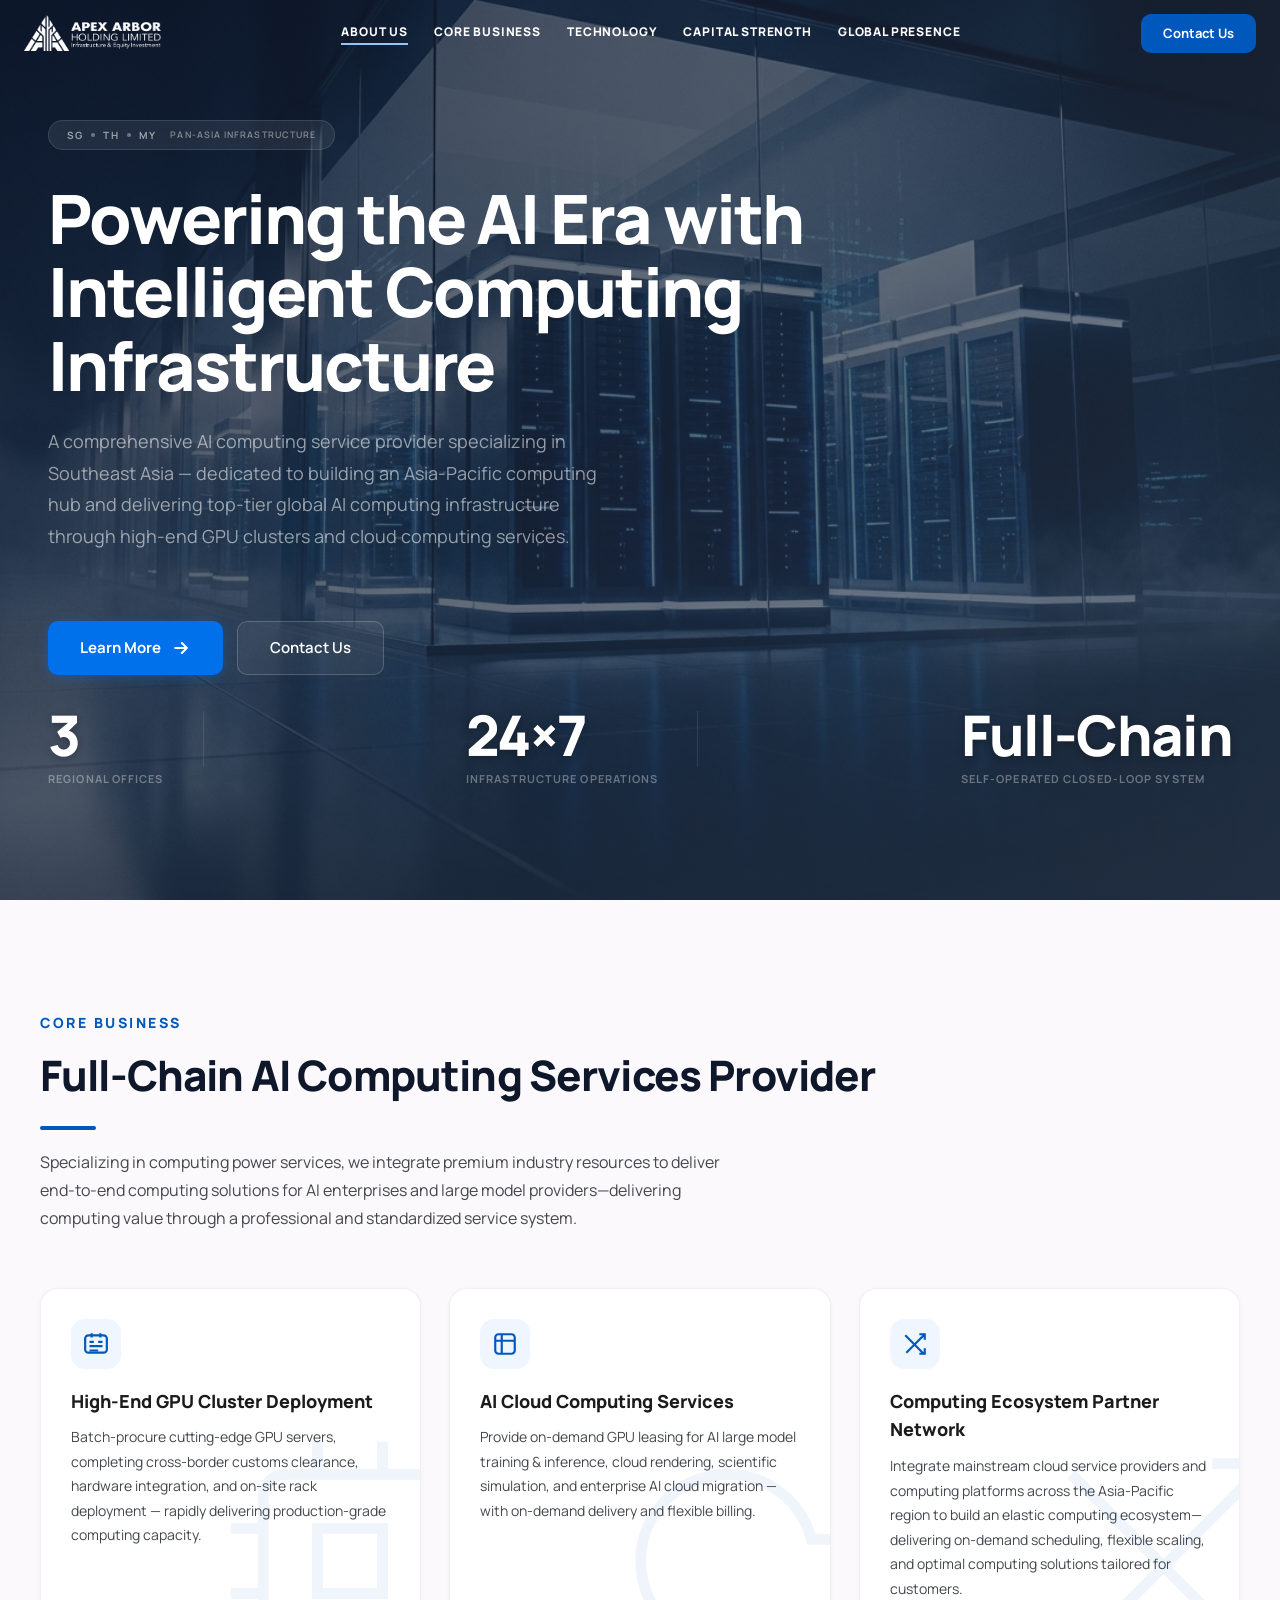
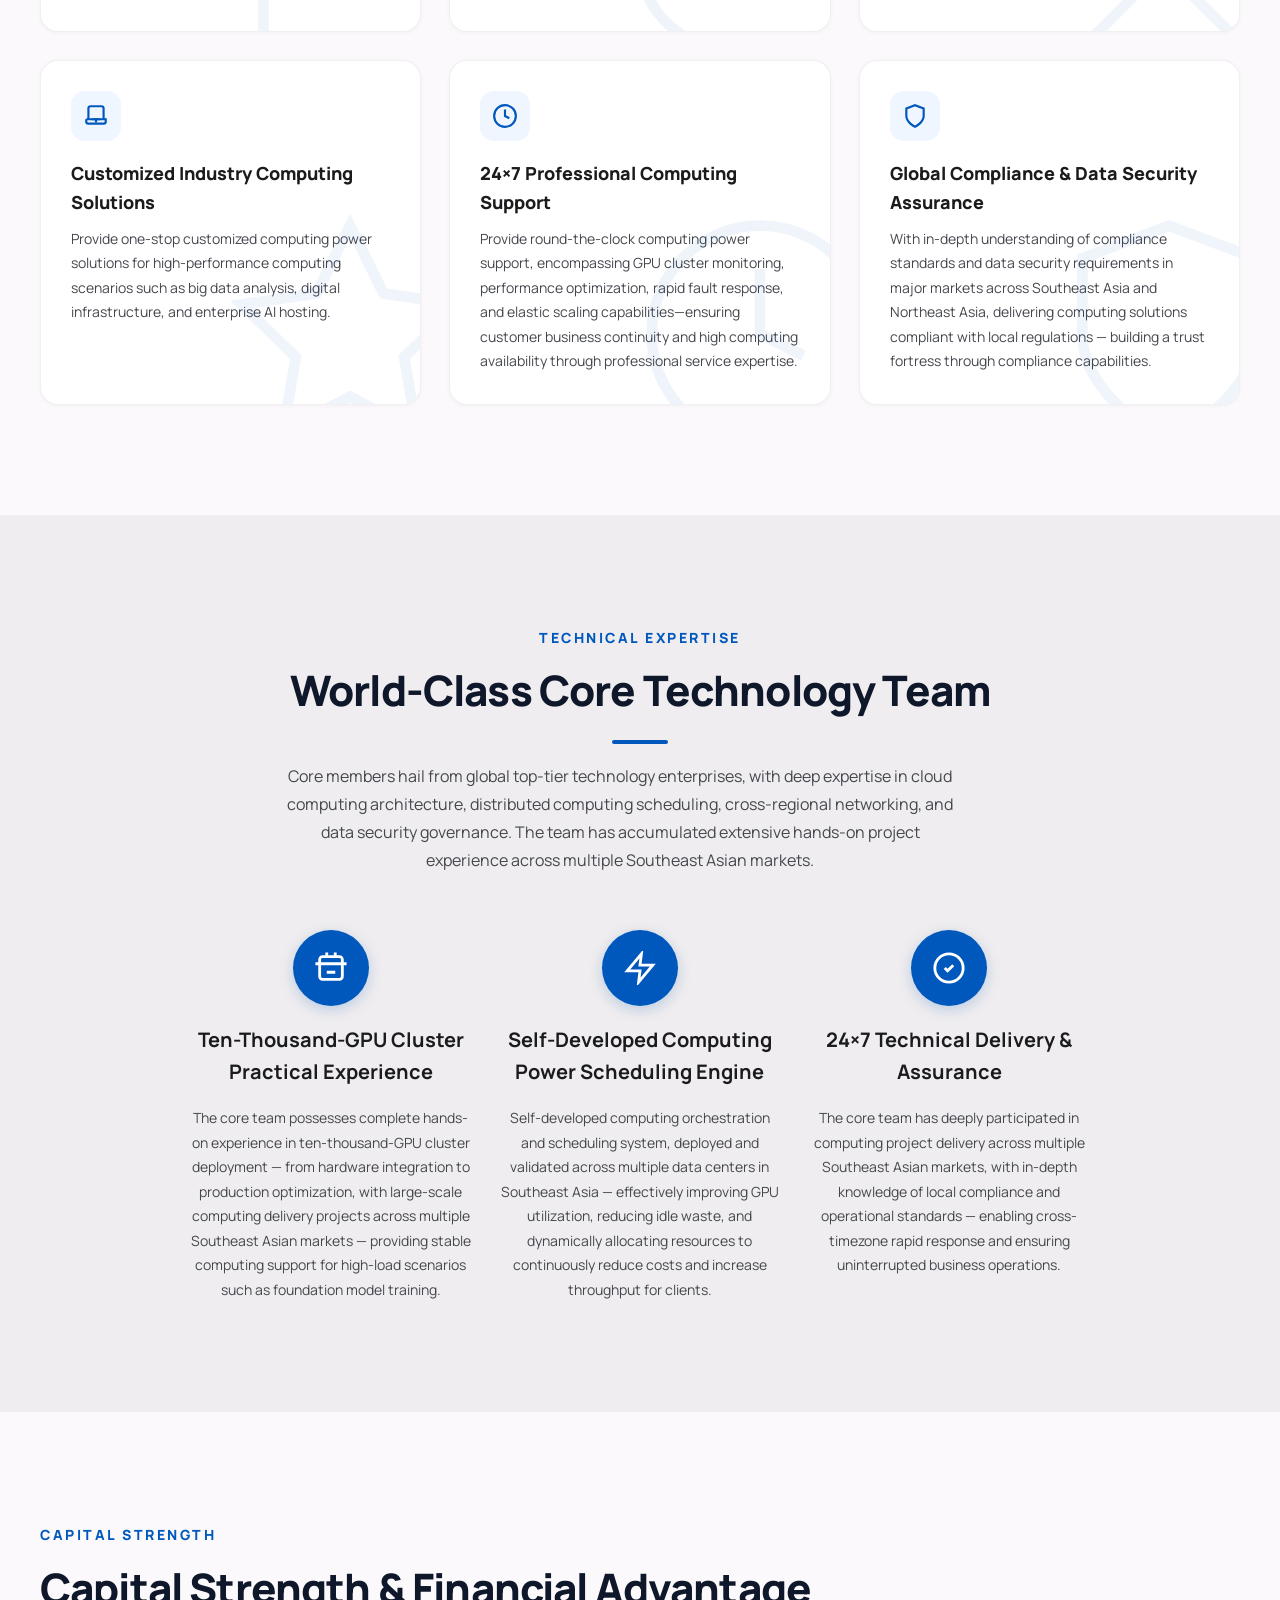
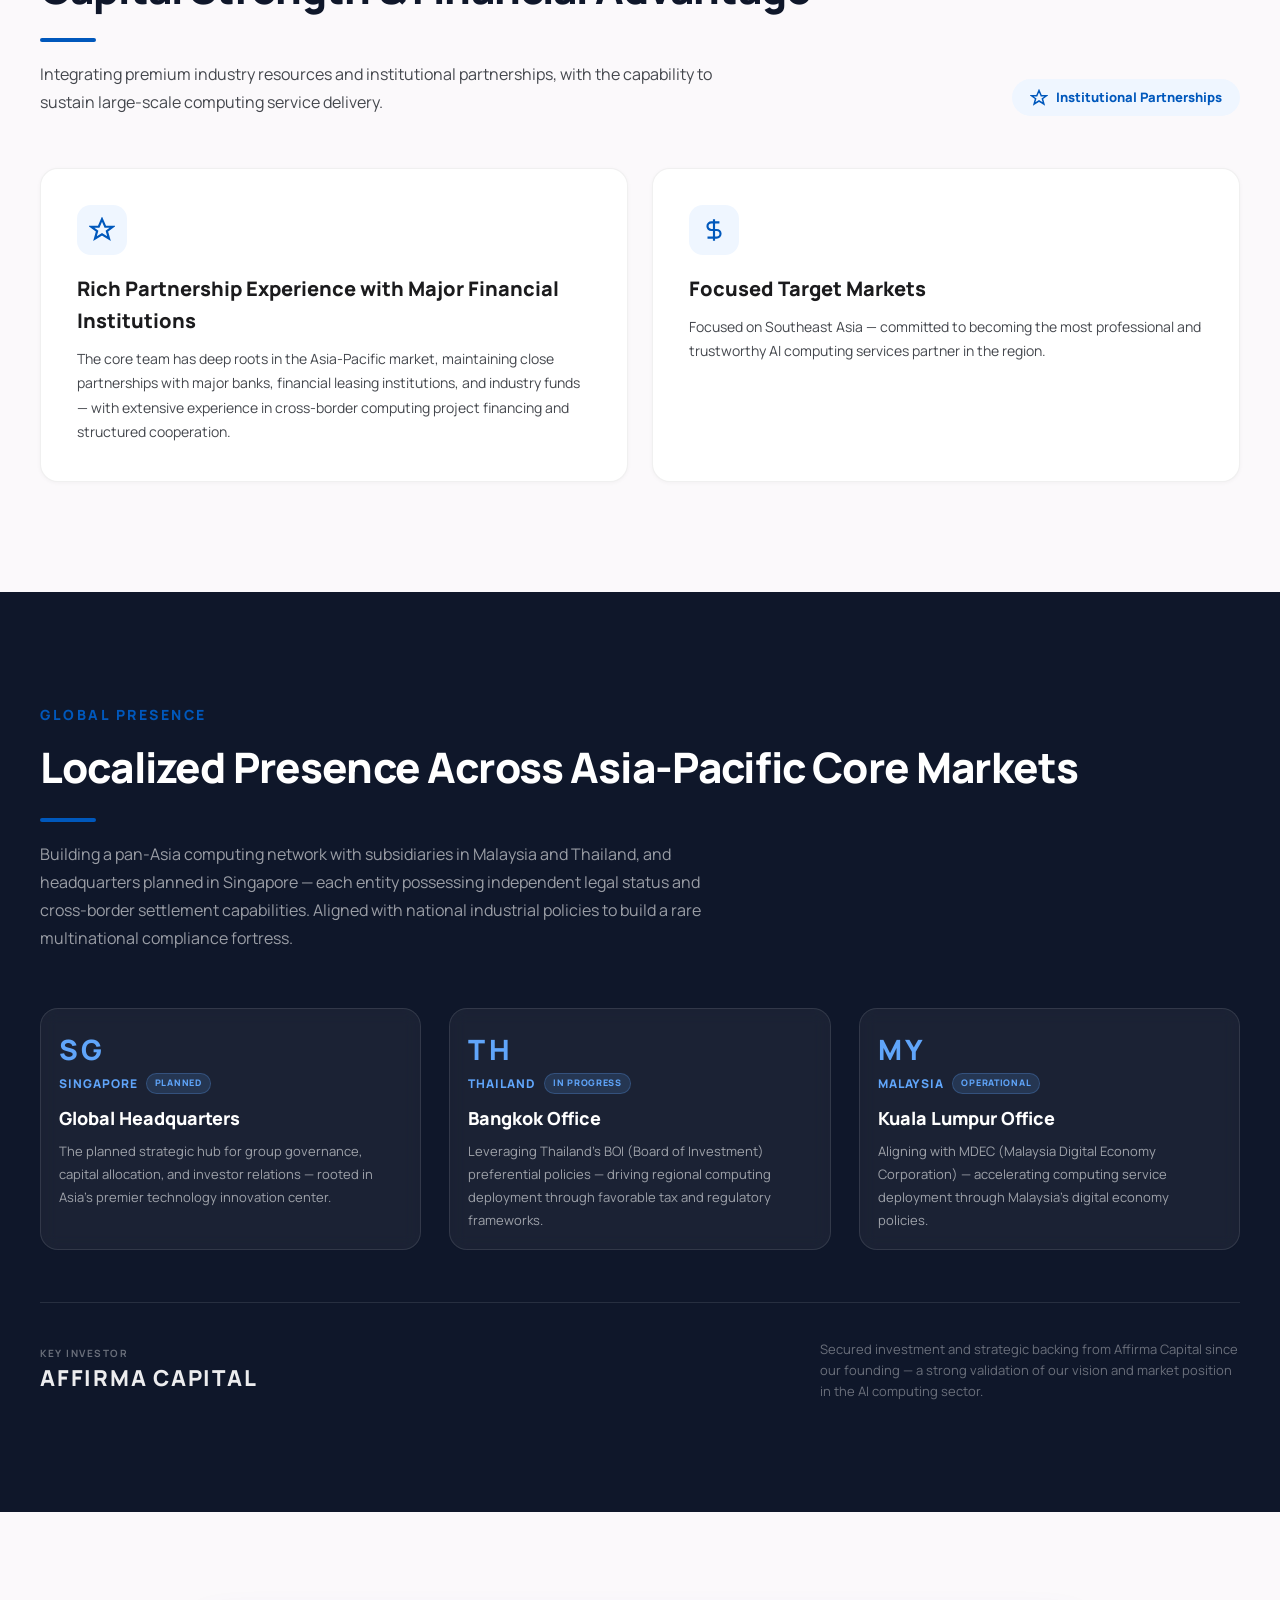
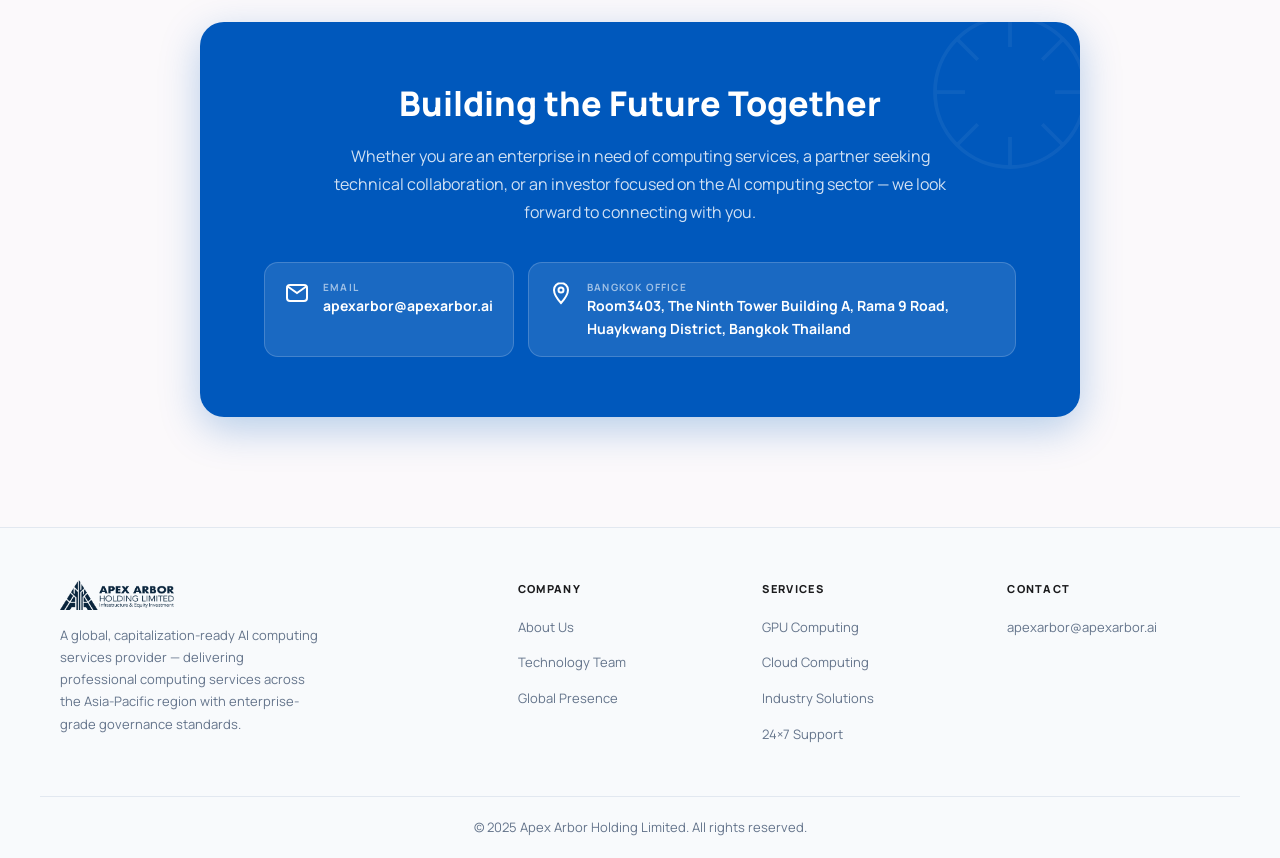
<file: index.html>
<!DOCTYPE html>
<html lang="en">
<head>
  <meta charset="utf-8">
  <meta content="width=device-width, initial-scale=1.0" name="viewport">
  <meta name="description" content="Apex Arbor Holding Limited — a global, capitalization-ready AI computing services provider. Focused on building Asia-Pacific computing hubs, delivering GPU computing clusters and cloud computing services to build the region's premier AI computing foundation.">
  <title>Apex Arbor Holding Limited</title>
  <link rel="preconnect" href="https://fonts.googleapis.com">
  <link rel="preconnect" href="https://fonts.gstatic.com" crossorigin>
  <link href="https://fonts.googleapis.com/css2?family=Manrope:wght@400;500;600;700;800;900&display=swap&v=2" rel="stylesheet">
  <style>
    /* ═════════════════════════════════════
       RESET & BASE
       ═════════════════════════════════════ */
    *, *::before, *::after { box-sizing: border-box; margin: 0; padding: 0; }
    html { scroll-behavior: smooth; }
    body {
      font-family: 'Manrope', -apple-system, BlinkMacSystemFont, 'Segoe UI', Roboto, sans-serif;
      color: #1b1b1d;
      background: #fbf9fb;
      line-height: 1.6;
      overflow-x: hidden;
    }
    a { text-decoration: none; color: inherit; }
    img { max-width: 100%; display: block; }
    ul { list-style: none; }

    /* ═════════════════════════════════════
       NAVBAR — transparent by default, solid on scroll
       ═════════════════════════════════════ */
    #navbar {
      position: fixed; top: 0; left: 0; right: 0; z-index: 50;
      transition: background 0.35s, box-shadow 0.35s, border-color 0.35s;
      padding: 14px 24px;
    }
    /* default state: transparent over hero */
    #navbar.nav-transparent {
      background: transparent;
      border-bottom: none;
      box-shadow: none;
    }
    /* scrolled state: solid */
    #navbar.nav-solid {
      background: rgba(255,255,255,0.94);
      backdrop-filter: blur(16px); -webkit-backdrop-filter: blur(16px);
      border-bottom: 1px solid rgba(0,0,0,0.06);
      box-shadow: 0 2px 12px rgba(0,0,0,0.08);
    }

    .nav-inner {
      max-width: 1280px; margin: 0 auto;
      display: flex; align-items: center; justify-content: space-between;
    }
    .nav-logo { height: 36px; transition: opacity 0.3s; }
    /* logo display is handled entirely by JS inline styles — no CSS display rules here */

    .nav-links { display: none; align-items: center; gap: 26px; }
    /* transparent nav: white text */
    #navbar:not(.nav-solid) .nav-links a {
      font-family: 'Manrope', 'Segoe UI', sans-serif;
      font-size: 12px; font-weight: 900; text-transform: uppercase;
      letter-spacing: 0.07em;
      color: #fff; transition: color 0.25s;
      padding-bottom: 2px; border-bottom: 2px solid transparent;
    }
    #navbar:not(.nav-solid) .nav-links a:hover,
    #navbar:not(.nav-solid) .nav-links a.active {
      color: #fff; border-color: #93c5fd;
    }
    /* solid nav: dark text */
    #navbar.nav-solid .nav-links a {
      font-family: 'Manrope', 'Segoe UI', sans-serif;
      font-size: 12px; font-weight: 900; text-transform: uppercase;
      letter-spacing: 0.07em;
      color: #64748b; transition: color 0.25s;
      padding-bottom: 2px; border-bottom: 2px solid transparent;
    }
    #navbar.nav-solid .nav-links a:hover,
    #navbar.nav-solid .nav-links a.active { color: #0058bc; border-color: #0058bc; }

    .nav-cta {
      display: none;
      background: #0058bc; color: #fff;
      padding: 9px 22px; border-radius: 10px;
      font-size: 13px; font-weight: 700;
      transition: background 0.2s;
    }
    .nav-cta:hover { background: #004494; }
    .menu-btn {
      display: flex; align-items: center; justify-content: center;
      width: 40px; height: 40px; border-radius: 8px;
      background: none; border: none; cursor: pointer;
      color: #fff;
    }
    .nav-solid .menu-btn { color: #334155; }
    .menu-btn:hover { background: rgba(255,255,255,0.15); }
    .nav-solid .menu-btn:hover { background: #f1f5f9; }
    #mobile-menu {
      max-height: 0; overflow: hidden;
      transition: max-height 0.35s ease, opacity 0.3s ease;
      opacity: 0;
      background: rgba(15,23,42,0.95);
    }
    #mobile-menu.open { max-height: 500px; opacity: 1; }
    #mobile-menu a {
      display: block; padding: 12px 24px;
      font-family: 'Manrope', 'Segoe UI', sans-serif;
      font-size: 13px; font-weight: 700; text-transform: uppercase;
      color: rgba(255,255,255,0.85); border-radius: 8px; margin: 2px 12px;
    }
    #mobile-menu a:hover { background: rgba(255,255,255,0.10); color: #fff; }

    /* ═════════════════════════════════════
       HERO SECTION — matching screenshot exactly
       ═════════════════════════════════════ */
    .hero {
      position: relative;
      min-height: 100vh;
      display: flex;
      flex-direction: column;
      justify-content: flex-start;
      text-align: left;
      padding: 120px 0 0;
      background:
        linear-gradient(135deg, rgba(15,23,42,0.75) 0%, rgba(30,41,59,0.68) 50%, rgba(51,65,85,0.60) 100%),
        url('images/hero-bg-new.png') right center/cover no-repeat;
      color: #fff;
      overflow: hidden;
    }

    /* Grid overlay removed per request */

    /* Hero content: left-aligned, max-width constrained */
    .hero-inner {
      position: relative;
      z-index: 2;
      width: 100%;
      max-width: 1280px;
      margin: 0 auto;
      padding: 0 48px;
    }

    /* Badge / Tag */
    .hero-badge {
      display: inline-flex;
      align-items: center;
      gap: 8px;
      background: rgba(255,255,255,0.08);
      border: 1px solid rgba(255,255,255,0.12);
      border-radius: 999px;
      padding: 6px 18px;
      margin-bottom: 32px;
    }
    .hero-badge span {
      font-size: 10px;
      font-weight: 700;
      letter-spacing: 0.12em;
      color: rgba(255,255,255,0.55);
    }
    .hero-badge .dot {
      width: 4px;
      height: 4px;
      border-radius: 50%;
      background: rgba(255,255,255,0.35);
      flex-shrink: 0;
    }
    .hero-badge .label {
      font-size: 9px;
      letter-spacing: 0.12em;
      color: rgba(255,255,255,0.45);
      text-transform: uppercase;
      font-weight: 600;
    }
    .br-mobile { display: none; }
    .br-desktop { display: inline; }


    /* Main Headline — large, white, no gradient */
    .hero h1 {
      font-family: 'Manrope', 'Segoe UI', sans-serif;
      font-size: 56px;
      font-weight: 900 !important;
      line-height: 1.08;
      letter-spacing: -0.03em;
      margin-bottom: 24px;
      max-width: 800px;
      color: #fff;
    }

    /* Subtitle — two lines, muted */
    .hero p {
      font-size: 18px;
      line-height: 1.75;
      color: rgba(255,255,255,0.55);
      max-width: 580px;
      margin: 0 0 48px;
      font-weight: 400;
    }

    /* ═════════════════════════════════════
       HERO BOTTOM BAR
       Buttons top row | Stats bottom row (desktop)
       ═════════════════════════════════════ */
    .hero-bar {
      position: relative;
      z-index: 2;
      width: 100%;
      max-width: 1280px;
      margin: auto auto 0;
      padding: 40px 48px 60px;
      display: flex;
      flex-direction: column;
      align-items: flex-start;
      gap: 32px;
      border-top: none;
      box-sizing: border-box;
      transform: translateY(-54px);
    }

    /* Buttons container — left-aligned */
    .hero-btns {
      display: flex;
      flex-wrap: wrap;
      gap: 14px;
      flex-shrink: 0;
    }

    /* Primary Button — blue, prominent */
    .btn-primary {
      display: inline-flex;
      align-items: center;
      gap: 10px;
      background: #0070eb;
      color: #fff;
      padding: 14px 32px;
      border-radius: 10px;
      font-family: 'Manrope', 'Segoe UI', sans-serif;
      font-weight: 700;
      font-size: 15px;
      transition: all 0.25s ease;
      box-shadow: 0 2px 12px rgba(0,112,235,0.35);
    }
    .btn-primary:hover {
      background: #0060cc;
      transform: translateY(-1px);
      box-shadow: 0 4px 20px rgba(0,112,235,0.45);
    }
    .btn-primary svg {
      transition: transform 0.25s;
    }
    .btn-primary:hover svg {
      transform: translateX(3px);
    }

    /* Secondary Button — dark with border */
    .btn-secondary {
      display: inline-flex;
      align-items: center;
      justify-content: center;
      background: rgba(255,255,255,0.05);
      border: 1px solid rgba(255,255,255,0.18);
      color: #fff;
      padding: 14px 32px;
      border-radius: 10px;
      font-family: 'Manrope', 'Segoe UI', sans-serif;
      font-weight: 600;
      font-size: 15px;
      transition: all 0.25s ease;
    }
    .btn-secondary:hover {
      background: rgba(255,255,255,0.1);
      border-color: rgba(255,255,255,0.3);
    }

    /* ═════════════════════════════════════
       STATS ROW — below buttons, with dividers
       Layout: left | center | right, each column left-aligned internally
       ═════════════════════════════════════ */
    .hero-stats-row {
      display: flex;
      justify-content: space-between;
      align-items: flex-start;
      gap: 0;
      color: #fff;
      width: 100%;
    }

    .hero-stats-row > div {
      position: relative;
      display: flex;
      flex-direction: column;
      align-items: flex-start;  /* 每列内部左对齐 */
      text-align: left;
      padding: 0 40px;
    }
    .hero-stats-row > div:first-child {
      padding-left: 0;
    }
    .hero-stats-row > div:last-child {
      padding-right: 0;
    }
    /* Vertical dividers between stats */
    .hero-stats-row > div:not(:last-child)::after {
      content: '';
      position: absolute;
      right: 0;
      top: 4px;
      width: 1px;
      height: 56px;
      background: rgba(255,255,255,0.1);
    }

    .stat-num {
      font-family: 'Manrope', 'Segoe UI', sans-serif;
      font-size: 48px;
      font-weight: 900;
      letter-spacing: -0.03em;
      line-height: 1.0;
      color: #fff;
      margin-bottom: 8px;
      text-shadow: 0 2px 8px rgba(0,0,0,0.3);
    }

    .stat-lbl {
      font-size: 11px;
      font-weight: 700;
      letter-spacing: 0.1em;
      color: rgba(255,255,255,0.35);
      text-transform: uppercase;
      line-height: 1.4;
    }

    /* ═════════════════════════════════════
       RESPONSIVE — Desktop First
       ═════════════════════════════════════ */
    @media (min-width: 1100px) {
      .hero h1 { font-size: 68px; }
      .stat-num { font-size: 56px; }
    }

    @media (max-width: 1023px) {
      .hero-bar {
        padding: 36px 48px 56px;
      }
      .hero-stats-row {
        gap: 28px;
      }
      .hero-stats-row > div:not(:last-child)::after {
        right: -14px;
      }
      .stat-num { font-size: 38px; }
    }

    @media (max-width: 767px) {
      /* Hero mobile */
      .hero {
        padding: 100px 0 0;
        text-align: left;
        align-items: flex-start;
      }
      .hero-inner {
        padding: 0 24px;
        text-align: left;
      }
      .hero-badge {
        margin-left: 0;
        margin-right: auto;
        padding: 6px 18px;
        gap: 8px;
      }
      .hero-badge span { font-size: 10px; }
      .hero-badge .dot { width: 4px; height: 4px; }
      .hero-badge .label { font-size: 9px; }
      .hero h1 {
        font-size: 40px;
        text-align: left;
        margin-bottom: 20px;
        line-height: 1.12;
      }
      .br-mobile { display: inline; }
      .br-desktop { display: none; }
      .hero p {
        font-size: 15px;
        margin-bottom: 36px;
        text-align: left;
        max-width: 100%;
        line-height: 1.7;
      }
      .hero-bar {
        padding: 28px 24px 48px;
        gap: 28px;
        align-items: flex-start;
      }
      .hero-btns {
        flex-direction: column;
        width: 100%;
        justify-content: flex-start;
        gap: 14px;
      }
      .hero-btns a {
        width: 100%;
        justify-content: center;
        padding: 14px 32px;
        font-size: 15px;
      }
      .hero-stats-row {
        grid-template-columns: 1fr;
        gap: 16px;
        text-align: center;
        width: 100%;
      }
      .hero-stats-row > div {
        display: flex;
        flex-direction: column;
        align-items: center;
        text-align: center;
        padding: 12px 0;
        border-bottom: 1px solid rgba(255,255,255,0.06);
      }
      .hero-stats-row > div:not(:last-child)::after {
        display: none;
      }
      .hero-stats-row > div:last-child {
        border-bottom: none;
      }
      .stat-num {
        font-size: 32px;
      }

      /* Sections mobile */
      .section { padding: 64px 16px; }
      .sec-head { margin-bottom: 36px; text-align: center; }
      .sec-head h2 {
        font-size: 28px;
        margin-bottom: 12px;
      }
      .sec-head .sec-label {
        font-size: 11px;
        letter-spacing: 0.14em;
        margin-bottom: 6px;
      }
      .sec-head .divider {
        margin-left: auto;
        margin-right: auto;
      }
      .sec-head p {
        font-size: 14px;
        margin-top: 14px;
      }

      /* Cards mobile */
      .card { padding: 22px; border-radius: 14px; }
      .card-icon {
        width: 42px; height: 42px; border-radius: 10px;
        margin-bottom: 14px;
      }
      .card-icon svg { width: 22px; height: 22px; }
      .card h3 { font-size: 16px; margin-bottom: 8px; }
      .card p { font-size: 13px; line-height: 1.7; }
      .card-num .num { font-size: 28px; margin-bottom: 8px; }
      .card-bg-icon {
        width: 180px;
        height: 180px;
        right: -40px;
        bottom: -40px;
      }

      /* Grid mobile */
      .grid-4, .grid-3, .grid-2 { gap: 14px; }

      /* Tech cards mobile */
      .tech-icon { width: 60px; height: 60px; }
      .tech-icon svg { width: 28px; height: 28px; }
      .tech-card h4 { font-size: 16px; }
      .tech-card p { font-size: 13px; max-width: 100%; }

      /* Globe cards mobile */
      .globe-card { padding: 16px; border-radius: 14px; }
      .globe-card .code { font-size: 40px; }
      .globe-card .country { font-size: 11px; margin-bottom: 6px; }
      .globe-card h4 { font-size: 16px; margin-bottom: 6px; }
      .globe-card p { font-size: 12px; line-height: 1.65; }

      /* Shareholder mobile */
      .shareholder { margin-top: 36px; padding-top: 28px; gap: 12px; }
      .shareholder .name { font-size: 18px; }
      .shareholder .desc { font-size: 12px; max-width: 100%; }

      /* CTA mobile */
      .cta-wrap { padding: 36px 20px; border-radius: 18px; }
      .cta-wrap h2 { font-size: 24px; margin-bottom: 14px; }
      .cta-wrap > p { font-size: 14px; margin-bottom: 28px; }
      .cta-card { padding: 14px 16px; border-radius: 12px; }
      .cta-card svg { width: 20px; height: 20px; }
      .cta-card .val { font-size: 13px; }

      /* Footer mobile */
      .footer-inner { padding: 36px 16px 0; gap: 24px; }
      .footer-brand p { max-width: 100%; font-size: 12px; }
      .footer-col h5 { font-size: 10px; margin-bottom: 12px; }
      .footer-col a, .footer-col li { font-size: 12px; }
      .footer-bot { padding: 16px; margin-top: 28px; font-size: 12px; }

      /* Capital header mobile */
      .cap-header { margin-bottom: 36px; }
      .cap-badge { padding: 6px 14px; }
      .cap-badge span { font-size: 12px; }
    }

    /* ═════════════════════════════════════
       SECTIONS (COMMON)
       ═════════════════════════════════════ */
    .section { padding: 96px 20px; }
    @media (min-width: 768px) { .section { padding: 110px 40px; } }
    .sec-inner { max-width: 1200px; margin: 0 auto; }
    .sec-head { margin-bottom: 56px; }
    .sec-head h2 {
      font-family: 'Manrope', 'Segoe UI', sans-serif;
      font-size: 42px; font-weight: 900; color: #0f172a;
      margin-bottom: 16px;
      letter-spacing: -0.02em;
    }
    .sec-head .sec-label {
      display: inline-block;
      font-family: 'Manrope', 'Segoe UI', sans-serif;
      font-size: 14px;
      font-weight: 900;
      letter-spacing: 0.18em;
      color: #0058bc;
      text-transform: uppercase;
      margin-bottom: 8px;
    }
    .sec-head .divider { width: 56px; height: 4px; background: #0058bc; border-radius: 2px; }
    .sec-head p { margin-top: 18px; font-size: 16px; line-height: 1.75; color: #44474d; max-width: 680px; }

    /* ═════════════════════════════════════
       CARDS (BUSINESS / CAPITAL)
       ═════════════════════════════════════ */
    .grid-4 { display: grid; grid-template-columns: 1fr; gap: 20px; }
    .grid-3 { display: grid; grid-template-columns: 1fr; gap: 28px; }
    .grid-2 { display: grid; grid-template-columns: 1fr; gap: 20px; }
    @media (min-width: 640px) { .grid-4 { grid-template-columns: repeat(2, 1fr); } }
    @media (min-width: 768px) {
      .grid-4 { grid-template-columns: repeat(2, 1fr); }
      .grid-3 { grid-template-columns: repeat(3, 1fr); }
      .grid-2 { grid-template-columns: repeat(3, 1fr); }
    }
    @media (min-width: 1024px) {
      .grid-4 { grid-template-columns: repeat(4, 1fr); }
    }
    .card {
      position: relative; overflow: hidden;
      background: #fff; border: 1px solid rgba(0,0,0,0.06);
      border-radius: 18px; padding: 30px;
      box-shadow: 0 1px 4px rgba(0,0,0,0.04);
      transition: box-shadow 0.25s, transform 0.25s;
    }
    .card:hover { box-shadow: 0 8px 24px rgba(0,0,0,0.08); transform: translateY(-5px); }
    .card-icon {
      width: 50px; height: 50px; border-radius: 14px;
      background: #eff6ff; display: flex; align-items: center; justify-content: center;
      margin-bottom: 18px;
    }
    .card-icon svg { width: 26px; height: 26px; }
    .card h3 { font-family: 'Manrope', 'Segoe UI', sans-serif; font-size: 18px; font-weight: 900; color: #1b1b1d; margin-bottom: 10px; }
    .card p { font-size: 14px; line-height: 1.75; color: #44474d; }

    /* Numbered cards (Capital) */
    .card-num { position: relative; overflow: hidden; }
    .card-num .num { font-family: 'Manrope', 'Segoe UI', sans-serif; font-size: 34px; font-weight: 900; color: #0058bc; margin-bottom: 10px; }
    .card-bg-icon {
      position: absolute;
      right: -60px;
      bottom: -60px;
      width: 260px;
      height: 260px;
      opacity: 0.06;
      pointer-events: none;
      color: #0058bc;
    }

    /* ═════════════════════════════════════
       TECH CARDS (circular icon)
       ═════════════════════════════════════ */
    .tech-card { display: flex; flex-direction: column; align-items: center; text-align: center; gap: 18px; }
    .tech-icon {
      width: 76px; height: 76px; border-radius: 50%;
      background: #0058bc; display: flex; align-items: center; justify-content: center;
      box-shadow: 0 4px 14px rgba(0,88,188,0.22);
    }
    .tech-icon svg { width: 34px; height: 34px; }
    .tech-card h4 { font-family: 'Manrope', 'Segoe UI', sans-serif; font-size: 20px; font-weight: 700; color: #1b1b1d; }
    .tech-card p { font-size: 14px; line-height: 1.75; color: #44474d; max-width: 320px; }

    /* ═════════════════════════════════════
       GLOBAL SECTION (dark bg)
       ═════════════════════════════════════ */
    .sec-dark { background: #0f172a; color: #fff; }
    .sec-dark .sec-head h2 { color: #fff; }
    .sec-dark .sec-head p { color: rgba(255,255,255,0.58); }
    .globe-card {
      background: rgba(255,255,255,0.05);
      backdrop-filter: blur(8px);
      border: 1px solid rgba(255,255,255,0.10);
      border-radius: 18px; padding: 18px;
      transition: background 0.2s;
    }
    .globe-card:hover { background: rgba(255,255,255,0.10); }
    .globe-card .code { font-family: 'Manrope', 'Segoe UI', sans-serif; font-size: 28px; font-weight: 900; color: #60a5fa; letter-spacing: 0.12em; margin-bottom: 2px; }
    .globe-card .country { display: flex; align-items: center; gap: 8px; flex-wrap: wrap; }
    .status-tag {
      font-size: 9px;
      font-weight: 800;
      letter-spacing: 0.08em;
      text-transform: uppercase;
      padding: 2px 8px;
      border-radius: 999px;
      background: rgba(96,165,250,0.15);
      color: #60a5fa;
      border: 1px solid rgba(96,165,250,0.25);
    }
    .globe-card .country { font-size: 12px; font-weight: 800; color: #60a5fa; letter-spacing: 0.08em; text-transform: uppercase; margin-bottom: 10px; }
    .globe-card h4 { font-family: 'Manrope', 'Segoe UI', sans-serif; font-size: 18px; font-weight: 900; margin-bottom: 8px; }
    .globe-card p { font-size: 13px; line-height: 1.75; color: rgba(255,255,255,0.58); }

    .shareholder {
      margin-top: 52px; padding-top: 36px;
      border-top: 1px solid rgba(255,255,255,0.10);
      display: flex; flex-direction: column; gap: 16px;
      align-items: center; text-align: center;
    }
    @media (min-width: 768px) {
      .shareholder { flex-direction: row; justify-content: space-between; text-align: left; }
    }
    .shareholder .lbl { font-size: 10px; font-weight: 700; letter-spacing: 0.15em; color: rgba(255,255,255,0.38); text-transform: uppercase; }
    .shareholder .name { font-size: 22px; font-weight: 900; letter-spacing: 0.08em; color: rgba(255,255,255,0.92); }
    .shareholder .desc { font-size: 13px; color: rgba(255,255,255,0.38); max-width: 420px; }

    /* ═════════════════════════════════════
       CTA SECTION
       ═════════════════════════════════════ */
    .cta-wrap {
      max-width: 880px; margin: 0 auto;
      background: #0058bc; border-radius: 24px;
      padding: 48px 28px; position: relative; overflow: hidden;
      box-shadow: 0 12px 40px rgba(0,88,188,0.28);
    }
    @media (min-width: 768px) { .cta-wrap { padding: 60px 64px; } }
    .cta-wrap h2 {
      font-family: 'Manrope', 'Segoe UI', sans-serif;
      font-size: 34px; font-weight: 900; color: #fff;
      margin-bottom: 18px; line-height: 1.25;
      text-align: center;
    }
    .cta-wrap > p { font-size: 16px; line-height: 1.75; color: rgba(255,255,255,0.82); max-width: 640px; margin: 0 auto 36px; text-align: center; }
    .cta-cards { display: flex; flex-direction: column; gap: 14px; }
    @media (min-width: 640px) { .cta-cards { flex-direction: row; align-items: stretch; } }
    .cta-card {
      display: flex; align-items: flex-start; gap: 14px;
      background: rgba(255,255,255,0.10);
      border: 1px solid rgba(255,255,255,0.18);
      border-radius: 14px; padding: 16px 20px;
      transition: background 0.2s;
      min-width: 0;
    }
    .cta-card:hover { background: rgba(255,255,255,0.15); }
    .cta-card svg { flex-shrink: 0; width: 24px; height: 24px; margin-top: 2px; }
    .cta-card .lbl { font-size: 10px; font-weight: 700; letter-spacing: 0.12em; color: rgba(255,255,255,0.58); text-transform: uppercase; }
    .cta-card .val { font-weight: 700; font-size: 14px; color: #fff; }
    /* Email: keep single line, do not compress */
    .cta-email { flex: 0 0 auto; }
    .cta-email .val { white-space: nowrap; }
    /* Address: take remaining space, allow multi-line */
    .cta-address { flex: 1 1 auto; }
    .cta-address .val { line-height: 1.6; word-break: normal; }

    /* ═════════════════════════════════════
       FOOTER
       ═════════════════════════════════════ */
    .footer { background: #f8fafc; border-top: 1px solid #e2e8f0; }
    .footer-inner {
      max-width: 1200px; margin: 0 auto;
      padding: 52px 20px 0;
      display: grid; grid-template-columns: 1fr; gap: 32px;
    }
    @media (min-width: 768px) { .footer-inner { grid-template-columns: 2fr repeat(3, 1fr); } }
    .footer-brand img { height: 30px; margin-bottom: 14px; }
    .footer-brand p { font-size: 13px; color: #64748b; max-width: 260px; line-height: 1.7; }
    .footer-col h5 { font-size: 11px; font-weight: 800; letter-spacing: 0.12em; text-transform: uppercase; color: #1b1b1d; margin-bottom: 16px; }
    .footer-col li { margin-bottom: 10px; }
    .footer-col a { font-size: 13px; color: #64748b; transition: color 0.15s; }
    .footer-col a:hover { color: #1b1b1d; }
    .footer-bot {
      max-width: 1200px; margin: 0 auto;
      border-top: 1px solid #e2e8f0;
      padding: 20px; text-align: center;
      font-size: 13px; color: #64748b; margin-top: 40px;
    }

    /* ═════════════════════════════════════
       CAPITAL HEADER BADGE
       ═════════════════════════════════════ */
    .cap-header {
      display: flex; flex-direction: column; gap: 20px;
      margin-bottom: 52px;
    }
    @media (min-width: 768px) {
      .cap-header { flex-direction: row; justify-content: space-between; align-items: flex-end; }
    }
    .cap-badge {
      display: inline-flex; align-items: center; gap: 8px;
      background: #eff6ff; border-radius: 999px; padding: 8px 18px;
    }
    .cap-badge svg { width: 18px; height: 18px; }
    .cap-badge span { font-family: 'Manrope', 'Segoe UI', sans-serif; font-size: 13px; font-weight: 800; color: #0058bc; }

    /* ═════════════════════════════════════
       CAPITAL CARDS — 2-col, full-width
       ═════════════════════════════════════ */
    .cap-grid {
      display: grid;
      grid-template-columns: 1fr;
      gap: 24px;
    }
    @media (min-width: 768px) {
      .cap-grid { grid-template-columns: 1fr 1fr; }
    }
    .cap-card {
      position: relative; overflow: hidden;
      background: #fff; border: 1px solid rgba(0,0,0,0.06);
      border-radius: 18px; padding: 36px;
      box-shadow: 0 1px 4px rgba(0,0,0,0.04);
      transition: box-shadow 0.25s, transform 0.25s;
    }
    .cap-card:hover { box-shadow: 0 8px 24px rgba(0,0,0,0.08); transform: translateY(-5px); }
    .cap-card-icon {
      width: 50px; height: 50px; border-radius: 14px;
      background: #eff6ff; display: flex; align-items: center; justify-content: center;
      margin-bottom: 18px;
    }
    .cap-card-icon svg { width: 26px; height: 26px; }
    .cap-card h3 { font-family: 'Manrope', 'Segoe UI', sans-serif; font-size: 20px; font-weight: 900; color: #1b1b1d; margin-bottom: 10px; }
    .cap-card p { font-size: 14px; line-height: 1.75; color: #44474d; }

    /* ═════════════════════════════════════
       RESPONSIVE NAV
       ═════════════════════════════════════ */
    @media (min-width: 768px) {
      .nav-links { display: flex; }
      .nav-cta { display: inline-block; }
      .menu-btn { display: none; }
    }
  </style>
</head>
<body>

  <!-- ═════════════════════════════════════
       NAVBAR (transparent → solid on scroll)
       ═════════════════════════════════════ -->
  <header id="navbar" class="nav-transparent">
    <div class="nav-inner">
      <a href="#hero">
        <!-- White logo (shown when navbar is transparent/on-hero) -->
        <img src="images/apex_logo_white.png" alt="Apex Arbor" class="nav-logo" id="nav-logo-white">
        <!-- Blue logo (hidden by default, shown when scrolled) -->
        <img src="images/apex-logo-blue.png" alt="Apex Arbor" class="nav-logo" id="nav-logo-blue">
      </a>
      <div class="nav-links">
        <a href="#hero" class="active">About Us</a>
        <a href="#business">Core Business</a>
        <a href="#technology">Technology</a>
        <a href="#capital">Capital Strength</a>
        <a href="#global">Global Presence</a>
      </div>
      <a href="#contact" class="nav-cta">Contact Us</a>
      <button class="menu-btn" id="mobile-toggle" aria-label="Toggle menu">
        <svg id="menu-icon" width="24" height="24" viewBox="0 0 24 24" fill="none" stroke="currentColor" stroke-width="2"><path d="M3 12h18M3 6h18M3 18h18"/></svg>
      </button>
    </div>
    <div id="mobile-menu">
      <a href="#hero">About Us</a>
      <a href="#business">Core Business</a>
      <a href="#technology">Technology</a>
      <a href="#capital">Capital Strength</a>
      <a href="#global">Global Presence</a>
      <a href="#contact" style="display:block;text-align:center;margin:12px;background:#0058bc;color:#fff;padding:12px;border-radius:8px;">Contact Us</a>
    </div>
  </header>

  <!-- ═════════════════════════════════════
       HERO
       ═════════════════════════════════════ -->
  <section class="hero" id="hero">
    <div class="hero-grid"></div>

    <!-- Hero content: LEFT aligned, max-width constrained -->
    <div class="hero-inner">
      <!-- Badge -->
      <div class="hero-badge">
        <span>SG</span><span class="dot"></span>
        <span>TH</span><span class="dot"></span>
        <span>MY</span>
        <span class="label">&nbsp;&nbsp;PAN-ASIA INFRASTRUCTURE</span>
      </div>

      <!-- Main headline — large, left-aligned -->
      <h1>Powering the AI Era with<span class="br-desktop"><br></span><span class="br-mobile"> </span>Intelligent Computing Infrastructure</h1>

      <!-- Subtitle -->
      <p>A comprehensive AI computing service provider specializing in Southeast Asia — dedicated to building an Asia-Pacific computing hub and delivering top-tier global AI computing infrastructure through high-end GPU clusters and cloud computing services.</p>
    </div>

    <!-- Bottom Bar: Buttons LEFT | Stats RIGHT -->
    <div class="hero-bar">
      <div class="hero-btns">
        <a href="#business" class="btn-primary">
          Learn More
          <svg width="20" height="20" viewBox="0 0 24 24" fill="none" stroke="currentColor" stroke-width="2.5" stroke-linecap="round" stroke-linejoin="round">
            <path d="M5 12h14M13 6l6 6-6 6"/>
          </svg>
        </a>
        <a href="#contact" class="btn-secondary">Contact Us</a>
      </div>

      <div class="hero-stats-row">
        <div>
          <div class="stat-num">3</div>
          <div class="stat-lbl">Regional Offices</div>
        </div>
        <div>
          <div class="stat-num">24×7</div>
          <div class="stat-lbl">Infrastructure Operations</div>
        </div>
        <div>
          <div class="stat-num">Full-Chain</div>
          <div class="stat-lbl">Self-Operated Closed-Loop System</div>
        </div>
      </div>
    </div>
  </section>

  <!-- ═════════════════════════════════════
       CORE BUSINESS
       ═════════════════════════════════════ -->
  <section class="section" id="business">
    <div class="sec-inner">
      <div class="sec-head">
        <span class="sec-label">Core Business</span>
        <h2>Full-Chain AI Computing Services Provider</h2>
        <div class="divider"></div>
        <p>Specializing in computing power services, we integrate premium industry resources to deliver end-to-end computing solutions for AI enterprises and large model providers—delivering computing value through a professional and standardized service system.</p>
      </div>
      <div class="grid-3">
        <!-- 1 -->
        <div class="card">
          <div class="card-icon"><svg viewBox="0 0 24 24" fill="none" stroke="#0058bc" stroke-width="2"><rect x="2" y="4" width="20" height="16" rx="3"/><path d="M8 2v4M16 2v4M6 10h4M14 10h4M6 14h12M6 18h8"/></svg></div>
          <h3>High-End GPU Cluster Deployment</h3>
          <p>Batch-procure cutting-edge GPU servers, completing cross-border customs clearance, hardware integration, and on-site rack deployment — rapidly delivering production-grade computing capacity.</p>
          <svg class="card-bg-icon" viewBox="0 0 24 24" fill="none" stroke="currentColor" stroke-width="1"><rect x="4" y="4" width="16" height="16" rx="2"/><path d="M9 9h6v6H9z"/><path d="M9 1v3M15 1v3M9 20v3M15 20v3M20 9h3M20 15h3M1 9h3M1 15h3"/></svg>
        </div>
        <!-- 2 -->
        <div class="card">
          <div class="card-icon"><svg viewBox="0 0 24 24" fill="none" stroke="#0058bc" stroke-width="2"><rect x="3" y="3" width="18" height="18" rx="3"/><path d="M3 9h18M9 3v18"/></svg></div>
          <h3>AI Cloud Computing Services</h3>
          <p>Provide on-demand GPU leasing for AI large model training & inference, cloud rendering, scientific simulation, and enterprise AI cloud migration — with on-demand delivery and flexible billing.</p>
          <svg class="card-bg-icon" viewBox="0 0 24 24" fill="none" stroke="currentColor" stroke-width="1"><path d="M18 10h-1.26A8 8 0 109 20h9a5 5 0 000-10z"/></svg>
        </div>
        <!-- 3 -->
        <div class="card">
          <div class="card-icon"><svg viewBox="0 0 24 24" fill="none" stroke="#0058bc" stroke-width="2"><path d="M16 3h5v5M4 20L21 3M21 16v5h-5M3 4l17 17"/></svg></div>
          <h3>Computing Ecosystem Partner Network</h3>
          <p>Integrate mainstream cloud service providers and computing platforms across the Asia-Pacific region to build an elastic computing ecosystem—delivering on-demand scheduling, flexible scaling, and optimal computing solutions tailored for customers.</p>
          <svg class="card-bg-icon" viewBox="0 0 24 24" fill="none" stroke="currentColor" stroke-width="1"><path d="M16 3h5v5M4 20L21 3M21 16v5h-5M3 4l17 17"/></svg>
        </div>
        <!-- 4 -->
        <div class="card">
          <div class="card-icon"><svg viewBox="0 0 24 24" fill="none" stroke="#0058bc" stroke-width="2"><path d="M12 15v3M8 15h8M5 15V5a2 2 0 012-2h10a2 2 0 012 2v10"/><path d="M3 15h18v2a2 2 0 01-2 2H5a2 2 0 01-2-2v-2"/></svg></div>
          <h3>Customized Industry Computing Solutions</h3>
          <p>Provide one-stop customized computing power solutions for high-performance computing scenarios such as big data analysis, digital infrastructure, and enterprise AI hosting.</p>
          <svg class="card-bg-icon" viewBox="0 0 24 24" fill="none" stroke="currentColor" stroke-width="1"><path d="M12 2l3.09 6.26L22 9.27l-5 4.87 1.18 6.88L12 17.77l-6.18 3.25L7 14.14 2 9.27l6.91-1.01L12 2z"/></svg>
        </div>
        <!-- 5 -->
        <div class="card">
          <div class="card-icon"><svg viewBox="0 0 24 24" fill="none" stroke="#0058bc" stroke-width="2"><circle cx="12" cy="12" r="10"/><path d="M12 6v6l4 2"/></svg></div>
          <h3>24×7 Professional Computing Support</h3>
          <p>Provide round-the-clock computing power support, encompassing GPU cluster monitoring, performance optimization, rapid fault response, and elastic scaling capabilities—ensuring customer business continuity and high computing availability through professional service expertise.</p>
          <svg class="card-bg-icon" viewBox="0 0 24 24" fill="none" stroke="currentColor" stroke-width="1"><circle cx="12" cy="12" r="10"/><path d="M12 6v6l4 2"/></svg>
        </div>
        <!-- 6 -->
        <div class="card">
          <div class="card-icon"><svg viewBox="0 0 24 24" fill="none" stroke="#0058bc" stroke-width="2"><path d="M12 22s8-4 8-10V5l-8-3-8 3v7c0 6 8 10 8 10z"/></svg></div>
          <h3>Global Compliance &amp; Data Security Assurance</h3>
          <p>With in-depth understanding of compliance standards and data security requirements in major markets across Southeast Asia and Northeast Asia, delivering computing solutions compliant with local regulations — building a trust fortress through compliance capabilities.</p>
          <svg class="card-bg-icon" viewBox="0 0 24 24" fill="none" stroke="currentColor" stroke-width="1"><path d="M12 22s8-4 8-10V5l-8-3-8 3v7c0 6 8 10 8 10z"/></svg>
        </div>
      </div>
    </div>
  </section>

  <!-- ═════════════════════════════════════
       TECHNOLOGY
       ═════════════════════════════════════ -->
  <section class="section" id="technology" style="background:#efedef;">
    <div class="sec-inner">
      <div class="sec-head" style="text-align:center;max-width:720px;margin:0 auto 56px;">
        <span class="sec-label">Technical Expertise</span>
        <h2>World-Class Core Technology Team</h2>
        <div class="divider" style="margin-left:auto;margin-right:auto;"></div>
        <p>Core members hail from global top-tier technology enterprises, with deep expertise in cloud computing architecture, distributed computing scheduling, cross-regional networking, and data security governance. The team has accumulated extensive hands-on project experience across multiple Southeast Asian markets.</p>
      </div>
      <div class="grid-3" style="max-width:900px;margin:0 auto;">
        <div class="tech-card">
          <div class="tech-icon"><svg viewBox="0 0 24 24" fill="none" stroke="#fff" stroke-width="2"><rect x="4" y="4" width="16" height="16" rx="2"/><path d="M9 1v4M15 1v4M1 9h22M9 15h6"/></svg></div>
          <h4>Ten-Thousand-GPU Cluster Practical Experience</h4>
          <p>The core team possesses complete hands-on experience in ten-thousand-GPU cluster deployment — from hardware integration to production optimization, with large-scale computing delivery projects across multiple Southeast Asian markets — providing stable computing support for high-load scenarios such as foundation model training.</p>
        </div>
        <div class="tech-card">
          <div class="tech-icon"><svg viewBox="0 0 24 24" fill="none" stroke="#fff" stroke-width="2"><path d="M13 2L3 14h9l-1 8 10-12h-9l1-8z"/></svg></div>
          <h4>Self-Developed Computing Power Scheduling Engine</h4>
          <p>Self-developed computing orchestration and scheduling system, deployed and validated across multiple data centers in Southeast Asia — effectively improving GPU utilization, reducing idle waste, and dynamically allocating resources to continuously reduce costs and increase throughput for clients.</p>
        </div>
        <div class="tech-card">
          <div class="tech-icon"><svg viewBox="0 0 24 24" fill="none" stroke="#fff" stroke-width="2"><path d="M12 2a10 10 0 100 20 10 10 0 000-20z"/><path d="M9 12l2 2 4-4"/></svg></div>
          <h4>24×7 Technical Delivery &amp; Assurance</h4>
          <p>The core team has deeply participated in computing project delivery across multiple Southeast Asian markets, with in-depth knowledge of local compliance and operational standards — enabling cross-timezone rapid response and ensuring uninterrupted business operations.</p>
        </div>
      </div>
    </div>
  </section>

  <!-- ═════════════════════════════════════
       CAPITAL STRENGTH
       ═════════════════════════════════════ -->
  <section class="section" id="capital">
    <div class="sec-inner">
      <div class="cap-header">
        <div class="sec-head" style="margin-bottom:0;">
          <span class="sec-label">Capital Strength</span>
          <h2>Capital Strength &amp; Financial Advantage</h2>
          <div class="divider"></div>
          <p>Integrating premium industry resources and institutional partnerships, with the capability to sustain large-scale computing service delivery.</p>
        </div>
        <div class="cap-badge">
          <svg viewBox="0 0 24 24" fill="none" stroke="#0058bc" stroke-width="2"><path d="M12 2l3 7h7l-5.5 4 2 7L12 16l-6.5 4 2-7L2 9h7z"/></svg>
          <span>Institutional Partnerships</span>
        </div>
      </div>
      <div class="cap-grid">
        <div class="cap-card">
          <div class="cap-card-icon"><svg viewBox="0 0 24 24" fill="none" stroke="#0058bc" stroke-width="2"><path d="M12 2l3 7h7l-5.5 4 2 7L12 16l-6.5 4 2-7L2 9h7z"/></svg></div>
          <h3>Rich Partnership Experience with Major Financial Institutions</h3>
          <p>The core team has deep roots in the Asia-Pacific market, maintaining close partnerships with major banks, financial leasing institutions, and industry funds — with extensive experience in cross-border computing project financing and structured cooperation.</p>
        </div>
        <div class="cap-card">
          <div class="cap-card-icon"><svg viewBox="0 0 24 24" fill="none" stroke="#0058bc" stroke-width="2"><path d="M12 2v20M17 5H9.5a3.5 3.5 0 000 7h5a3.5 3.5 0 010 7H6"/></svg></div>
          <h3>Focused Target Markets</h3>
          <p>Focused on Southeast Asia — committed to becoming the most professional and trustworthy AI computing services partner in the region.</p>
        </div>
      </div>
    </div>
  </section>

  <!-- ═════════════════════════════════════
       GLOBAL PRESENCE
       ═════════════════════════════════════ -->
  <section class="section sec-dark" id="global">
    <div class="sec-inner">
      <div class="sec-head">
        <span class="sec-label">Global Presence</span>
        <h2>Localized Presence Across Asia-Pacific Core Markets</h2>
        <div class="divider" style="background:#0058bc;"></div>
        <p>Building a pan-Asia computing network with subsidiaries in Malaysia and Thailand, and headquarters planned in Singapore — each entity possessing independent legal status and cross-border settlement capabilities. Aligned with national industrial policies to build a rare multinational compliance fortress.</p>
      </div>
      <div class="grid-3">
        <div class="globe-card"><div class="code">SG</div><div class="country">Singapore <span class="status-tag">Planned</span></div><h4>Global Headquarters</h4><p>The planned strategic hub for group governance, capital allocation, and investor relations — rooted in Asia's premier technology innovation center.</p></div>
        <div class="globe-card"><div class="code">TH</div><div class="country">Thailand <span class="status-tag">In Progress</span></div><h4>Bangkok Office</h4><p>Leveraging Thailand's BOI (Board of Investment) preferential policies — driving regional computing deployment through favorable tax and regulatory frameworks.</p></div>
        <div class="globe-card"><div class="code">MY</div><div class="country">Malaysia <span class="status-tag">Operational</span></div><h4>Kuala Lumpur Office</h4><p>Aligning with MDEC (Malaysia Digital Economy Corporation) — accelerating computing service deployment through Malaysia's digital economy policies.</p></div>
      </div>
      <div class="shareholder">
        <div><div class="lbl">Key Investor</div><div class="name">AFFIRMA CAPITAL</div></div>
        <div class="desc">Secured investment and strategic backing from Affirma Capital since our founding — a strong validation of our vision and market position in the AI computing sector.</div>
      </div>
    </div>
  </section>

  <!-- ═════════════════════════════════════
       CTA / CONTACT
       ═════════════════════════════════════ -->
  <section class="section" id="contact">
    <div class="cta-wrap">
      <div style="position:absolute;right:-20px;top:-20px;opacity:0.05;pointer-events:none;"><svg width="180" height="180" viewBox="0 0 24 24" fill="none" stroke="#fff" stroke-width="0.5"><circle cx="12" cy="12" r="10"/><path d="M2 12h4M18 12h4M12 2v4M12 18v4M4.9 4.9l2.8 2.8M16.3 16.3l2.8 2.8M4.9 19.1l2.8-2.8M16.3 7.7l2.8-2.8"/></svg></div>
      <h2>Building the Future Together</h2>
      <p>Whether you are an enterprise in need of computing services, a partner seeking technical collaboration, or an investor focused on the AI computing sector — we look forward to connecting with you.</p>
      <div class="cta-cards">
        <a href="mailto:apexarbor@apexarbor.ai" class="cta-card cta-email">
          <svg viewBox="0 0 24 24" fill="none" stroke="#fff" stroke-width="2"><rect x="2" y="4" width="20" height="16" rx="3"/><path d="M2 5l10 7 10-7"/></svg>
          <div><div class="lbl">Email</div><div class="val">apexarbor@apexarbor.ai</div></div>
        </a>
        <div class="cta-card cta-address">
          <svg viewBox="0 0 24 24" fill="none" stroke="#fff" stroke-width="2"><path d="M12 2C8.13 2 5 5.13 5 9c0 5.25 7 13 7 13s7-7.75 7-13c0-3.87-3.13-7-7-7z"/><circle cx="12" cy="9" r="2.5"/></svg>
          <div><div class="lbl">Bangkok Office</div><div class="val">Room3403, The Ninth Tower Building A, Rama 9 Road, Huaykwang District, Bangkok Thailand</div></div>
        </div>
      </div>
    </div>
  </section>

  <!-- ═════════════════════════════════════
       FOOTER
       ═════════════════════════════════════ -->
  <footer class="footer">
    <div class="footer-inner">
      <div class="footer-brand">
        <img src="images/apex-logo-blue.png" alt="Apex Arbor">
        <p>A global, capitalization-ready AI computing services provider — delivering professional computing services across the Asia-Pacific region with enterprise-grade governance standards.</p>
      </div>
      <div class="footer-col"><h5>Company</h5><ul><li><a href="#hero">About Us</a></li><li><a href="#technology">Technology Team</a></li><li><a href="#global">Global Presence</a></li></ul></div>
      <div class="footer-col"><h5>Services</h5><ul><li><a href="#business">GPU Computing</a></li><li><a href="#business">Cloud Computing</a></li><li><a href="#business">Industry Solutions</a></li><li><a href="#business">24×7 Support</a></li></ul></div>
      <div class="footer-col"><h5>Contact</h5><ul><li><a href="mailto:apexarbor@apexarbor.ai">apexarbor@apexarbor.ai</a></li></ul></div>
    </div>
    <div class="footer-bot">&copy; 2025 Apex Arbor Holding Limited. All rights reserved.</div>
  </footer>

  <!-- ═════════════════════════════════════
       JS — scroll-aware nav + mobile menu
       ═════════════════════════════════════ -->
  <script>
    document.addEventListener('DOMContentLoaded', function() {
      var navbar = document.getElementById('navbar');
      var logoWhite = document.getElementById('nav-logo-white');
      var logoBlue  = document.getElementById('nav-logo-blue');
      var heroSection = document.getElementById('hero');

      /* ── Navbar: transparent → solid on scroll ── */
      function updateNav() {
        if (!navbar || !heroSection) return;
        var scrollY = window.pageYOffset || window.scrollY;
        var heroH   = heroSection.offsetHeight;
        // trigger when scrolled past ~70% of hero
        if (scrollY > 10) {
          navbar.classList.add('nav-solid');
          navbar.classList.remove('nav-transparent');
          if (logoWhite) logoWhite.style.display = 'none';
          if (logoBlue)  logoBlue.style.display  = 'block';
        } else {
          navbar.classList.remove('nav-solid');
          navbar.classList.add('nav-transparent');
          if (logoWhite) logoWhite.style.display = 'block';
          if (logoBlue)  logoBlue.style.display  = 'none';
        }
      }
      window.addEventListener('scroll', updateNav, { passive: true });
      updateNav(); // run on page load

      /* ── Mobile menu toggle ── */
      var btn = document.getElementById('mobile-toggle');
      var menu = document.getElementById('mobile-menu');
      if (btn && menu) {
        btn.addEventListener('click', function() {
          menu.classList.toggle('open');
          var icon = document.getElementById('menu-icon');
          if (icon) {
            icon.innerHTML = menu.classList.contains('open')
              ? '<path d="M18 6L6 18M6 6l12 12" stroke="currentColor" stroke-width="2"/>'
              : '<path d="M3 12h18M3 6h18M3 18h18" stroke="currentColor" stroke-width="2"/>';
          }
        });
        var links = menu.querySelectorAll('a');
        for (var i = 0; i < links.length; i++) {
          links[i].addEventListener('click', function() {
            menu.classList.remove('open');
            var icon = document.getElementById('menu-icon');
            if (icon) icon.innerHTML = '<path d="M3 12h18M3 6h18M3 18h18" stroke="currentColor" stroke-width="2"/>';
          });
        }
      }

      /* ── Active nav link highlight on scroll ── */
      var sections = document.querySelectorAll('section[id]');
      var navLinks = document.querySelectorAll('.nav-links a');
      function updateActive() {
        var scrollMid = window.scrollY + window.innerHeight / 3;
        for (var i = 0; i < sections.length; i++) {
          var s    = sections[i];
          var sTop = window.scrollY + s.getBoundingClientRect().top;
          if (scrollMid >= sTop && scrollMid < sTop + s.offsetHeight) {
            for (var j = 0; j < navLinks.length; j++) navLinks[j].classList.remove('active');
            var link = document.querySelector('.nav-links a[href="#' + s.id + '"]');
            if (link) link.classList.add('active');
          }
        }
      }
      window.addEventListener('scroll', updateActive, { passive: true });
      updateActive();
    });
  </script>
</body>
</html>
</file>
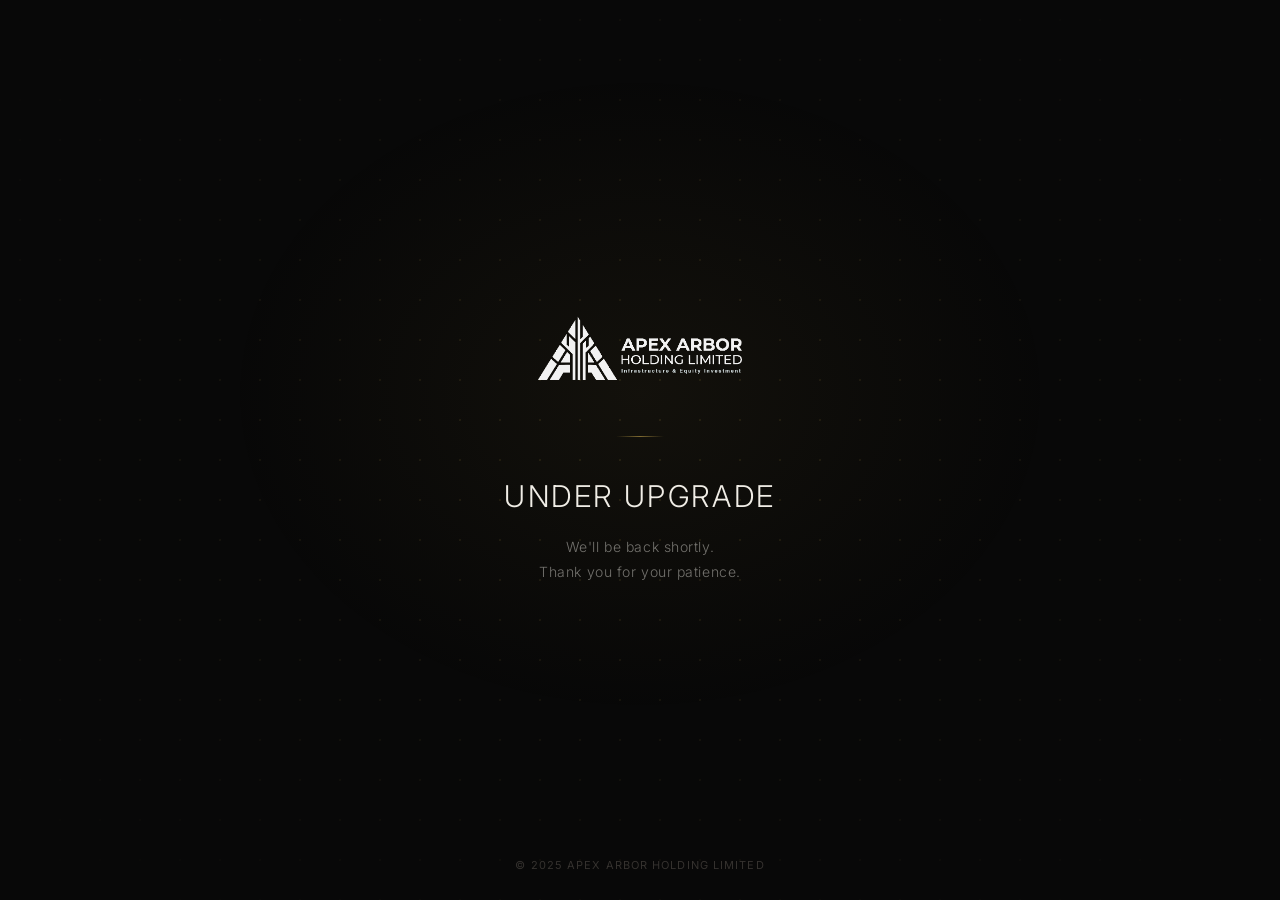
<file: maintenance.html>
<!DOCTYPE html>
<html lang="en">
<head>
  <meta charset="UTF-8" />
  <meta name="viewport" content="width=device-width, initial-scale=1.0" />
  <title>Apex Arbor — We'll Be Back Soon</title>
  <style>
    @import url('https://fonts.googleapis.com/css2?family=Inter:wght@300;400&display=swap');

    *, *::before, *::after {
      box-sizing: border-box;
      margin: 0;
      padding: 0;
    }

    html, body {
      height: 100%;
    }

    body {
      font-family: 'Inter', -apple-system, BlinkMacSystemFont, sans-serif;
      background-color: #080808;
      color: #F0EDE6;
      display: flex;
      flex-direction: column;
      align-items: center;
      justify-content: center;
      min-height: 100vh;
      overflow: hidden;
      position: relative;
    }

    /* Background: subtle radial glow */
    .bg-glow {
      position: fixed;
      top: 50%;
      left: 50%;
      transform: translate(-50%, -58%);
      width: 900px;
      height: 700px;
      background: radial-gradient(ellipse at center, rgba(201,168,76,0.06) 0%, transparent 65%);
      pointer-events: none;
      z-index: 0;
    }

    /* Background: fine dot grid */
    .bg-grid {
      position: fixed;
      inset: 0;
      background-image: radial-gradient(circle, rgba(201,168,76,0.12) 1px, transparent 1px);
      background-size: 40px 40px;
      pointer-events: none;
      z-index: 0;
      mask-image: radial-gradient(ellipse 70% 70% at 50% 50%, black 0%, transparent 100%);
      -webkit-mask-image: radial-gradient(ellipse 70% 70% at 50% 50%, black 0%, transparent 100%);
    }

    /* Main content */
    .container {
      position: relative;
      z-index: 1;
      display: flex;
      flex-direction: column;
      align-items: center;
      gap: 0;
      text-align: center;
      padding: 32px 24px;
      animation: fade-up 1s ease-out both;
    }

    @keyframes fade-up {
      from { opacity: 0; transform: translateY(24px); }
      to   { opacity: 1; transform: translateY(0); }
    }

    /* Logo image */
    .logo-img {
      width: auto;
      height: 64px;
      object-fit: contain;
      margin-bottom: 56px;
      opacity: 0.95;
    }

    /* Thin horizontal rule */
    .rule {
      width: 48px;
      height: 1px;
      background: linear-gradient(90deg, transparent, rgba(201,168,76,0.6), transparent);
      margin-bottom: 40px;
    }

    /* Headline */
    h1 {
      font-size: clamp(20px, 3.5vw, 30px);
      font-weight: 300;
      letter-spacing: 0.08em;
      text-transform: uppercase;
      color: #F0EDE6;
      margin-bottom: 18px;
      line-height: 1.3;
    }

    /* Subtext */
    p {
      font-size: 14px;
      font-weight: 300;
      letter-spacing: 0.04em;
      color: rgba(240, 237, 230, 0.45);
      line-height: 1.8;
    }

    /* Footer */
    footer {
      position: fixed;
      bottom: 28px;
      width: 100%;
      text-align: center;
      font-size: 11px;
      letter-spacing: 0.1em;
      color: rgba(138, 129, 120, 0.35);
      z-index: 1;
      text-transform: uppercase;
    }

    @media (max-width: 480px) {
      .logo-img { height: 48px; margin-bottom: 44px; }
    }
  </style>
</head>
<body>

  <div class="bg-glow"></div>
  <div class="bg-grid"></div>

  <div class="container">
    <img class="logo-img" src="images/apex logo white_.png" alt="Apex Arbor" />
    <div class="rule"></div>
    <h1>Under Upgrade</h1>
    <p>We'll be back shortly.<br/>Thank you for your patience.</p>
  </div>

  <footer>© 2025 Apex Arbor Holding Limited</footer>

</body>
</html>
</file>
